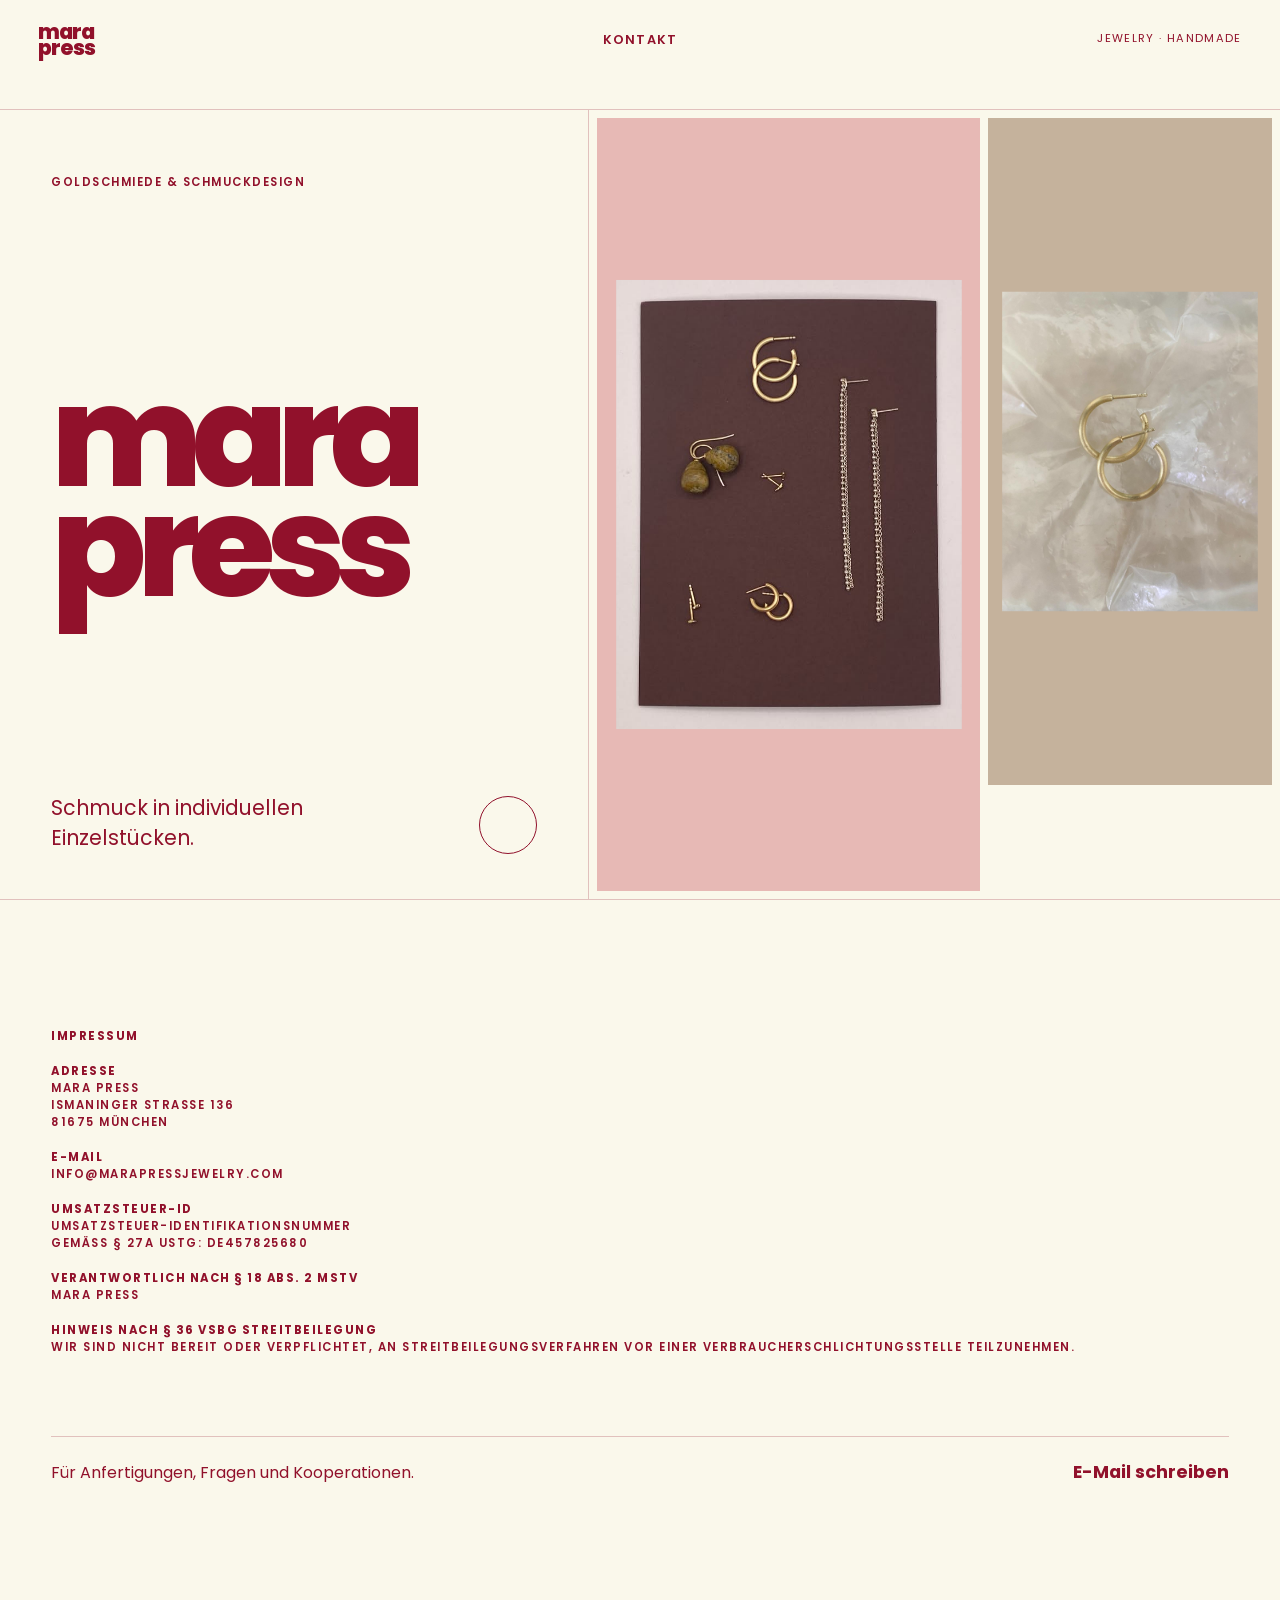
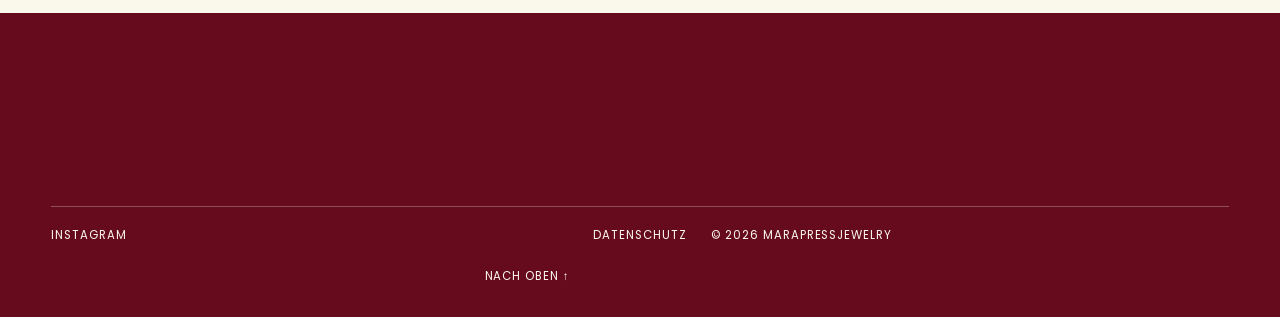
<file: index.html>
<!doctype html>
<html lang="de">
  <head>
    <meta charset="UTF-8" />
    <meta name="viewport" content="width=device-width, initial-scale=1.0" />
    <meta
      name="description"
      content="marapressjewelry – Goldschmiede und Schmuckdesign"
    />
    <title>marapressjewelry</title>

    <link rel="preconnect" href="https://fonts.googleapis.com" />
    <link rel="preconnect" href="https://fonts.gstatic.com" crossorigin />

    <link
      href="https://fonts.googleapis.com/css2?family=Poppins:wght@400;500;600;700;800&display=swap"
      rel="stylesheet"
    />

    <link rel="stylesheet" href="style.css" />
    <script src="script.js" defer></script>
  </head>

  <body>
    <header class="header">
      <a class="logo small" href="#top">
        <span>mara</span>
        <span>press</span>
      </a>

      <nav>
        <a href="#kontakt">Kontakt</a>
      </nav>

      <span class="header-note">Jewelry · handmade</span>
    </header>

    <main>
      <section class="hero" id="top">
        <div class="hero-copy">
          <p class="label">Goldschmiede &amp; Schmuckdesign</p>

          <h1 class="logo">
            <span>mara</span>
            <span>press</span>
          </h1>

          <div class="hero-bottom">
            <p>
              Schmuck in individuellen Einzelstücken.
            </p>

            <a
              class="round-link"
              href="#kontakt"
              aria-label="Zum Kontakt"
            >
          
            </a>
          </div>
        </div>

        <div class="hero-images">
          <div class="image-slot large">
            <img
              src="alles.png"
              alt="Auswahl handgefertigter Schmuckstücke"
            >
          </div>

          <div class="image-slot detail">
            <img
              src="ring.jpeg"
              alt="Handgefertigter Ring"
            >
          </div>

          <p class="claim">
             <br>
             <br>
             
          </p>
        </div>
      </section>

      <section class="contact section" id="kontakt">
        <p class="label">
          <strong>Impressum</strong><br>
           <br>
         <strong> Adresse</strong><br>
          Mara Preß<br>
          Ismaninger Straße 136 <br>
          81675 München <br>
           <br>
          <strong>E-Mail</strong><br>
          <a href="mailto:info@marapressjewelry.com">
            info@marapressjewelry.com
          </a><br>

          <br>
          <strong>Umsatzsteuer-ID</strong><br>
          Umsatzsteuer-Identifikationsnummer <br>
          gemäß § 27a UStG: DE457825680 <br>
          <br>

         <strong> Verantwortlich nach § 18 Abs. 2 MStV</strong><br>
          Mara Press<br>
          <br>
          
          <strong>Hinweis nach § 36 VSBG Streitbeilegung</strong><br>
          Wir sind nicht bereit oder verpflichtet, an Streitbeilegungsverfahren vor einer Verbraucherschlichtungsstelle teilzunehmen.
        </p>
        <div class="contact-row">
          <p>Für Anfertigungen, Fragen und Kooperationen.</p>

          <a href="mailto:info@marapressjewelry.com">
            E-Mail schreiben
          </a>
        </div>


        
      </section>
    </main>

    <footer>
      <div class="footer-row">
    
        <a
          href="https://www.instagram.com/marapressjewelry/"
          target="_blank"
          rel="noopener noreferrer"
        >
          Instagram
        </a>
    
        <a href="datenschutz.html">
          Datenschutz
        </a>
    
        <span>
          © <span id="year"></span> marapressjewelry
        </span>
    
        <a href="#top">Nach oben ↑</a>
    
      </div>
    </footer>
  </body>
</html>
</file>
<file: style.css>
:root {
  --red: rgb(145, 17, 43);
  --dark-red: rgb(101, 11, 29);
  --cream: rgb(250, 248, 235);
  --rose: rgb(231, 185, 181);
  --taupe: rgb(197, 178, 156);
  --line: rgba(145, 17, 43, 0.24);
}

* { box-sizing: border-box; }
html { scroll-behavior: smooth; }
body { margin: 0; background: var(--cream); color: var(--red); font: 16px/1.5 "Poppins", Arial, sans-serif; }
a { color: inherit; text-decoration: none; }

.header {
  display: grid; grid-template-columns: 1fr auto 1fr; align-items: start;
  min-height: 110px; padding: 24px clamp(20px, 3vw, 48px); border-bottom: 1px solid var(--line);
}
.header nav { display: flex; gap: clamp(18px, 3vw, 48px); padding-top: 6px; font-size: .8rem; font-weight: 600; text-transform: uppercase; letter-spacing: .08em; }
.header-note { justify-self: end; padding-top: 6px; font-size: .7rem; text-transform: uppercase; letter-spacing: .12em; }
.header a:hover, footer a:hover { opacity: .55; }

.logo { display: flex; flex-direction: column; width: fit-content; font-size: clamp(5.4rem, 11vw, 11.5rem); font-weight: 800; line-height: .78; letter-spacing: -.075em; }
.logo.small { font-size: 1.3rem; letter-spacing: -.055em; }
.label { margin: 0; font-size: .72rem; font-weight: 600; text-transform: uppercase; letter-spacing: .13em; }

.hero { display: grid; grid-template-columns: .92fr 1.08fr; min-height: calc(100vh - 110px); border-bottom: 1px solid var(--line); }
.hero-copy { display: flex; flex-direction: column; justify-content: space-between; min-height: 680px; padding: clamp(30px, 5vw, 76px) clamp(20px, 4vw, 62px) 45px; border-right: 1px solid var(--line); }
.hero-bottom { display: flex; align-items: end; justify-content: space-between; gap: 30px; }
.hero-bottom p { max-width: 420px; margin: 0; font-size: clamp(1rem, 1.6vw, 1.4rem); }
.round-link { display: grid; flex: 0 0 58px; width: 58px; height: 58px; place-items: center; border: 1px solid; border-radius: 50%; font-size: 1.5rem; }
.round-link:hover { background: var(--red); color: var(--cream); }

.hero-images { display: grid; grid-template-columns: 1.15fr .85fr; grid-template-rows: 1fr auto; gap: 8px; padding: 8px; }
.image-slot { position: relative; min-height: 300px; background: #d8beb4; }

.image-slot {
  position: relative;
  min-height: 300px;
  overflow: hidden;
}

.image-slot img {
  position: absolute;
  inset: 0;
  width: 100%;
  height: 100%;
  object-fit: contain;
  transform: scale(0.9);
}
.image-slot span { position: absolute; right: 16px; bottom: 14px; font-size: .68rem; font-weight: 600; text-transform: uppercase; letter-spacing: .1em; }
.image-slot.large { grid-row: span 2; min-height: 680px; background: var(--rose); }
.image-slot.detail { min-height: 450px; background: var(--taupe); }
.claim { align-self: end; margin: 0; padding: 20px 12px 14px; font-size: clamp(1.4rem, 2.4vw, 2.3rem); font-weight: 700; line-height: 1.05; letter-spacing: -.045em; }

.section { padding: clamp(74px, 10vw, 160px) clamp(20px, 4vw, 64px); }
h2 { margin: 0; font-size: clamp(3rem, 6.8vw, 7.5rem); font-weight: 700; line-height: .92; letter-spacing: -.065em; }
.intro { display: grid; grid-template-columns: 1fr 2.3fr 1.15fr; gap: 36px; border-bottom: 1px solid var(--line); }
.body-copy { align-self: end; }
.body-copy p { margin: 0; font-size: 1.05rem; }
.body-copy small { display: block; margin-top: 34px; opacity: .6; font-size: .7rem; text-transform: uppercase; letter-spacing: .08em; }

.section-title { display: flex; align-items: end; justify-content: space-between; gap: 30px; margin-bottom: 48px; }
.section-title .label { margin-bottom: 18px; }
.section-title > p { font-size: .75rem; text-transform: uppercase; letter-spacing: .1em; }
.collection-grid { display: grid; grid-template-columns: 1.12fr .88fr; gap: clamp(18px, 3vw, 48px); align-items: start; }
.tall { grid-row: span 2; }
.tall .image-slot { min-height: min(72vw, 860px); }
.wide .image-slot { min-height: min(38vw, 420px); background: #bab8a6; }
.small-card { width: 72%; margin-left: auto; }
.small-card .image-slot { min-height: min(31vw, 360px); background: #c6a590; }
.meta { display: flex; justify-content: space-between; padding-top: 12px; border-top: 1px solid var(--line); }
.meta span { font-size: .72rem; }
.meta h3 { margin: 0; font-size: .9rem; text-transform: uppercase; letter-spacing: .08em; }

.atelier { display: grid; grid-template-columns: 1fr 1fr; min-height: 760px; background: var(--red); color: var(--cream); }
.atelier-copy { display: flex; flex-direction: column; justify-content: space-between; padding: clamp(48px, 7vw, 108px) clamp(20px, 4vw, 64px); }
.atelier-copy > p:last-child { max-width: 470px; margin: 40px 0 0; }
.atelier-image { min-height: 760px; background: #5d4b47; }

.contact { min-height: 700px; display: flex; flex-direction: column; justify-content: space-between; }
.contact h2 { margin-top: 60px; font-size: clamp(4.6rem, 10.6vw, 12rem); }
.contact-row { display: flex; align-items: end; justify-content: space-between; gap: 30px; margin-top: 80px; padding-top: 22px; border-top: 1px solid var(--line); }
.contact-row p { margin: 0; }
.contact-row a { font-size: 1.1rem; font-weight: 700; }

footer { padding: clamp(58px, 8vw, 110px) clamp(20px, 4vw, 64px) 32px; background: var(--dark-red); color: var(--cream); }
.footer-logo { font-size: clamp(5.6rem, 15vw, 16rem); }
.footer-row { display: grid; grid-template-columns: 1fr auto 1fr; gap: 24px; margin-top: 90px; padding-top: 20px; border-top: 1px solid rgba(250,248,235,.28); font-size: .72rem; text-transform: uppercase; letter-spacing: .08em; }
.footer-row a:last-child { justify-self: end; }

@media (max-width: 850px) {
  .header { grid-template-columns: 1fr auto; min-height: 90px; }
  .header-note { display: none; }
  .hero, .intro, .atelier { grid-template-columns: 1fr; }
  .hero-copy { min-height: 560px; border-right: 0; border-bottom: 1px solid var(--line); }
  .intro .body-copy { max-width: 560px; margin-left: auto; }
  .atelier-copy { min-height: 620px; }
}

@media (max-width: 600px) {
  .header { min-height: 78px; padding: 20px; }
  .header nav { gap: 16px; font-size: .65rem; }
  .header nav a:nth-child(2) { display: none; }
  .logo.small { font-size: 1.15rem; }
  .hero-copy { min-height: 510px; padding: 28px 20px; }
  .logo { font-size: clamp(5.2rem, 28vw, 8.5rem); }
  .hero-images { grid-template-columns: 1fr .72fr; min-height: 500px; }
  .image-slot.large { min-height: 500px; }
  .image-slot.detail { min-height: 320px; }
  .claim { font-size: 1.1rem; padding: 10px 6px; }
  .section { padding: 74px 20px; }
  h2 { font-size: clamp(2.8rem, 14vw, 4.7rem); }
  .section-title, .contact-row { align-items: start; flex-direction: column; }
  .collection-grid { grid-template-columns: 1fr; gap: 48px; }
  .tall .image-slot, .wide .image-slot, .small-card .image-slot { min-height: 118vw; }
  .small-card { width: 78%; }
  .atelier-image { min-height: 500px; }
  .contact { min-height: 580px; }
  .contact h2 { font-size: clamp(4rem, 20vw, 7rem); }
  .footer-row { grid-template-columns: 1fr auto; row-gap: 16px; margin-top: 60px; }
  .footer-row > span { grid-column: 1 / -1; grid-row: 2; }
}
</file>
